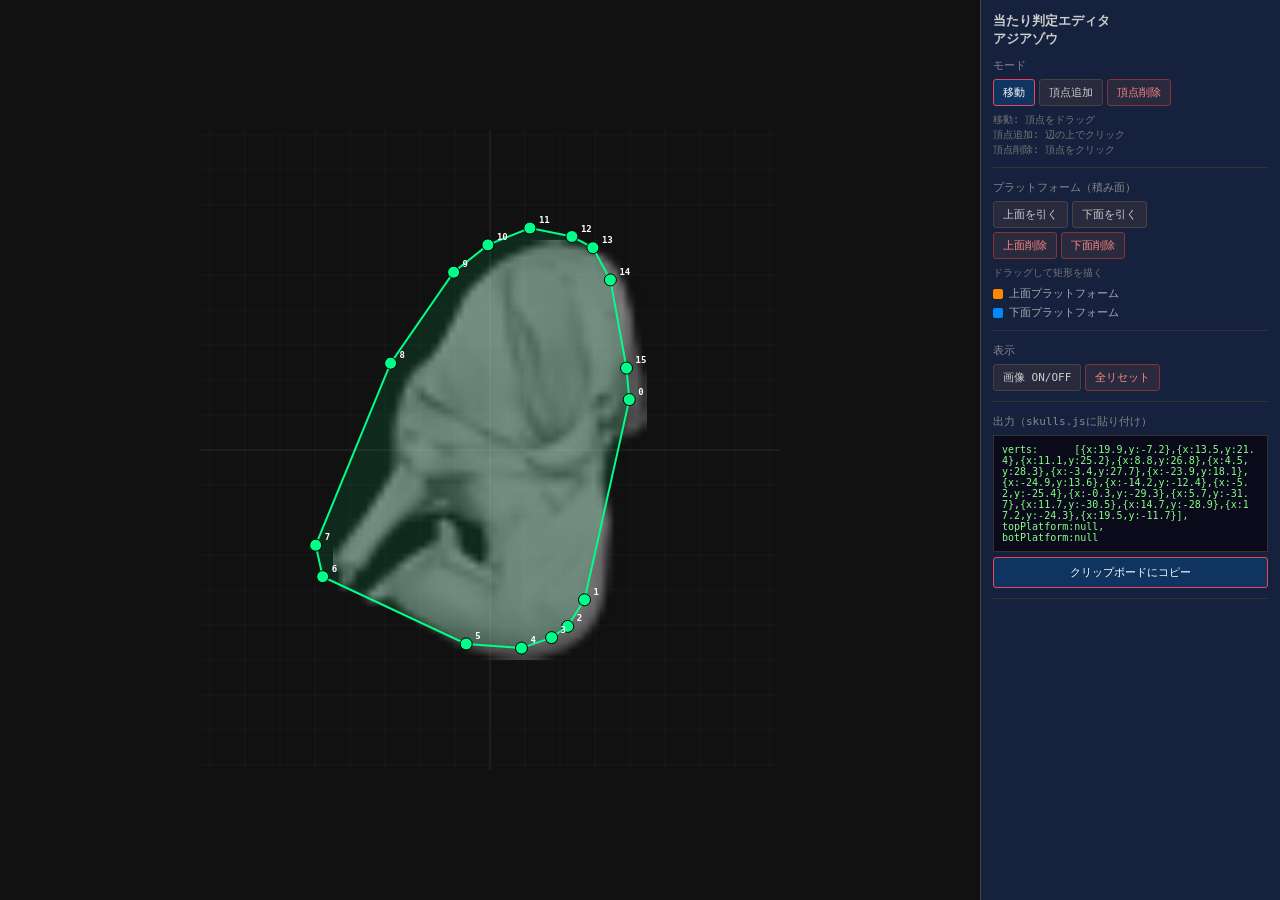
<file: tools/hitbox-editor-zou.html>
<!DOCTYPE html>
<html lang="ja">
<head>
<meta charset="UTF-8">
<title>当たり判定エディタ — アジアゾウ</title>
<style>
* { box-sizing: border-box; }
body { margin: 0; font-family: monospace; background: #1a1a2e; color: #eee; display: flex; height: 100vh; overflow: hidden; }
#left { flex: 1; display: flex; align-items: center; justify-content: center; background: #111; }
canvas { cursor: crosshair; }
#right { width: 300px; padding: 12px; overflow-y: auto; background: #16213e; border-left: 1px solid #444; font-size: 12px; }
h2 { margin: 0 0 10px; font-size: 13px; color: #ccc; }
.section { margin-bottom: 12px; border-bottom: 1px solid #333; padding-bottom: 10px; }
.section-title { font-size: 11px; color: #888; margin-bottom: 6px; }
.btn-row { display: flex; flex-wrap: wrap; gap: 4px; }
.btn {
  padding: 5px 9px; background: #2a2a3e; color: #ccc;
  border: 1px solid #444; cursor: pointer; font-size: 11px;
  border-radius: 3px; font-family: monospace;
}
.btn:hover { background: #3a3a5e; }
.btn.active { background: #0f3460; border-color: #e94560; color: #fff; }
.btn.danger { border-color: #833; color: #f88; }
.btn.danger:hover { background: #400; }
#output {
  background: #0a0a1a; padding: 8px; font-size: 10px;
  white-space: pre-wrap; word-break: break-all;
  border: 1px solid #333; margin-top: 6px;
  max-height: 250px; overflow-y: auto; color: #8f8;
}
#copy-btn {
  display: block; width: 100%; margin-top: 5px; padding: 7px;
  background: #0f3460; color: white; border: 1px solid #e94560;
  cursor: pointer; font-size: 11px; border-radius: 3px; font-family: monospace;
}
#copy-btn:hover { background: #1a4a80; }
.legend { display: flex; flex-direction: column; gap: 4px; margin-top: 6px; }
.legend-item { display: flex; align-items: center; gap: 6px; font-size: 11px; color: #aaa; }
.legend-dot { width: 10px; height: 10px; border-radius: 2px; flex-shrink: 0; }
.info-box { font-size: 10px; color: #777; margin-top: 6px; line-height: 1.5; }
</style>
</head>
<body>

<div id="left">
  <canvas id="canvas" width="580" height="640"></canvas>
</div>

<div id="right">
  <h2>当たり判定エディタ<br>アジアゾウ</h2>

  <div class="section">
    <div class="section-title">モード</div>
    <div class="btn-row">
      <button class="btn active" id="btn-move" onclick="setMode('move')">移動</button>
      <button class="btn" id="btn-add"  onclick="setMode('add')">頂点追加</button>
      <button class="btn danger" id="btn-del" onclick="setMode('del')">頂点削除</button>
    </div>
    <div class="info-box">
      移動: 頂点をドラッグ<br>
      頂点追加: 辺の上でクリック<br>
      頂点削除: 頂点をクリック
    </div>
  </div>

  <div class="section">
    <div class="section-title">プラットフォーム（積み面）</div>
    <div class="btn-row">
      <button class="btn" id="btn-top" onclick="setMode('top')">上面を引く</button>
      <button class="btn" id="btn-bot" onclick="setMode('bot')">下面を引く</button>
    </div>
    <div class="btn-row" style="margin-top:4px;">
      <button class="btn danger" onclick="clearPlatform('top')">上面削除</button>
      <button class="btn danger" onclick="clearPlatform('bot')">下面削除</button>
    </div>
    <div class="info-box">ドラッグして矩形を描く</div>
    <div class="legend">
      <div class="legend-item"><div class="legend-dot" style="background:#ff8800;"></div>上面プラットフォーム</div>
      <div class="legend-item"><div class="legend-dot" style="background:#0088ff;"></div>下面プラットフォーム</div>
    </div>
  </div>

  <div class="section">
    <div class="section-title">表示</div>
    <div class="btn-row">
      <button class="btn" onclick="toggleImage()">画像 ON/OFF</button>
      <button class="btn danger" onclick="resetAll()">全リセット</button>
    </div>
  </div>

  <div class="section">
    <div class="section-title">出力（skulls.jsに貼り付け）</div>
    <div id="output"></div>
    <button id="copy-btn" onclick="copyOutput()">クリップボードにコピー</button>
  </div>
</div>

<script>
// ── データ ──────────────────────────────────────────────
const ZOU_IMG = "[data-uri]";

const RW = 44.8, RH = 60.0;

const INIT_VERTS = [
  {x:19.9,y:-7.2},{x:13.5,y:21.4},{x:11.1,y:25.2},{x:8.8,y:26.8},
  {x:4.5,y:28.3},{x:-3.4,y:27.7},{x:-23.9,y:18.1},{x:-24.9,y:13.6},
  {x:-14.2,y:-12.4},{x:-5.2,y:-25.4},{x:-0.3,y:-29.3},{x:5.7,y:-31.7},
  {x:11.7,y:-30.5},{x:14.7,y:-28.9},{x:17.2,y:-24.3},{x:19.5,y:-11.7}
];

// ── 状態 ────────────────────────────────────────────────
const canvas = document.getElementById('canvas');
const ctx = canvas.getContext('2d');
const SCALE = 7;
const CX = canvas.width / 2;
const CY = canvas.height / 2;

let verts = INIT_VERTS.map(v => ({...v}));
let topPlat = null, botPlat = null;
let mode = 'move';
let dragIdx = -1;
let showImage = true;
let isDragging = false;
let dragStart = null;
let platDraft = null;

const img = new Image();
img.onload = () => draw();

// 実際のゾウ画像をsrc/images.jsから動的に取得するため
// このファイルと同ディレクトリにimages.jsが無い場合はフォールバック描画
fetch('../src/images.js')
  .then(r => r.text())
  .then(src => {
    const m = src.match(/zou:\s*"(data:image\/png;base64,[^"]+)"/);
    if (m) img.src = m[1];
    else { img.src = ZOU_IMG; } // fallback
  })
  .catch(() => { img.src = ZOU_IMG; });

// ── 座標変換 ─────────────────────────────────────────────
function toCanvas(v) { return { x: CX + v.x * SCALE, y: CY + v.y * SCALE }; }
function toVert(c)   { return { x: (c.x - CX) / SCALE, y: (c.y - CY) / SCALE }; }
function snap(n)     { return Math.round(n * 10) / 10; }
function snapV(v)    { return { x: snap(v.x), y: snap(v.y) }; }

// ── 描画 ─────────────────────────────────────────────────
function draw() {
  ctx.clearRect(0, 0, canvas.width, canvas.height);

  // グリッド
  ctx.lineWidth = 0.5;
  for (let x = CX % (SCALE*5); x < canvas.width; x += SCALE*5) {
    ctx.strokeStyle = x === Math.round(CX) ? '#444' : '#222';
    ctx.beginPath(); ctx.moveTo(x, 0); ctx.lineTo(x, canvas.height); ctx.stroke();
  }
  for (let y = CY % (SCALE*5); y < canvas.height; y += SCALE*5) {
    ctx.strokeStyle = y === Math.round(CY) ? '#444' : '#222';
    ctx.beginPath(); ctx.moveTo(0, y); ctx.lineTo(canvas.width, y); ctx.stroke();
  }

  // 画像
  if (showImage && img.complete && img.naturalWidth > 0) {
    ctx.globalAlpha = 0.55;
    ctx.drawImage(img,
      CX - RW/2 * SCALE, CY - RH/2 * SCALE,
      RW * SCALE, RH * SCALE
    );
    ctx.globalAlpha = 1;
  }

  // メイン多角形
  ctx.beginPath();
  verts.forEach((v, i) => {
    const c = toCanvas(v);
    i === 0 ? ctx.moveTo(c.x, c.y) : ctx.lineTo(c.x, c.y);
  });
  ctx.closePath();
  ctx.fillStyle = 'rgba(0,255,136,0.1)';
  ctx.fill();
  ctx.strokeStyle = '#00ff88';
  ctx.lineWidth = 2;
  ctx.stroke();

  // 辺のホバーヒント（add モード時）
  if (mode === 'add') {
    verts.forEach((v, i) => {
      const next = verts[(i+1) % verts.length];
      const a = toCanvas(v), b = toCanvas(next);
      const mx = (a.x + b.x)/2, my = (a.y + b.y)/2;
      ctx.beginPath();
      ctx.arc(mx, my, 4, 0, Math.PI*2);
      ctx.fillStyle = 'rgba(255,255,0,0.5)';
      ctx.fill();
    });
  }

  // 頂点
  verts.forEach((v, i) => {
    const c = toCanvas(v);
    ctx.beginPath();
    ctx.arc(c.x, c.y, dragIdx === i ? 8 : 6, 0, Math.PI*2);
    ctx.fillStyle = dragIdx === i ? '#ffe000' : (mode === 'del' ? '#ff4444' : '#00ff88');
    ctx.fill();
    ctx.strokeStyle = '#000';
    ctx.lineWidth = 1;
    ctx.stroke();
    ctx.fillStyle = '#fff';
    ctx.font = 'bold 9px monospace';
    ctx.fillText(i, c.x + 9, c.y - 5);
  });

  // プラットフォーム
  drawPlat(topPlat, '#ff8800');
  drawPlat(botPlat, '#0088ff');
  drawPlat(platDraft, '#ffff00');

  updateOutput();
}

function drawPlat(p, color) {
  if (!p) return;
  const cx = CX + p.x * SCALE;
  const cy = CY + p.y * SCALE;
  const pw = p.w * SCALE;
  const ph = Math.max(p.h * SCALE, 2);
  ctx.fillStyle = color + '33';
  ctx.fillRect(cx - pw/2, cy - ph/2, pw, ph);
  ctx.strokeStyle = color;
  ctx.lineWidth = 2;
  ctx.strokeRect(cx - pw/2, cy - ph/2, pw, ph);
  ctx.fillStyle = color;
  ctx.font = '10px monospace';
  ctx.fillText(`w:${p.w} h:${p.h}`, cx - pw/2 + 2, cy - ph/2 - 3);
}

// ── ヒットテスト ─────────────────────────────────────────
function hitVert(mx, my) {
  for (let i = 0; i < verts.length; i++) {
    const c = toCanvas(verts[i]);
    if ((mx-c.x)**2 + (my-c.y)**2 < 100) return i;
  }
  return -1;
}

function nearEdge(mx, my) {
  let best = -1, bestD = 12;
  verts.forEach((v, i) => {
    const nv = verts[(i+1) % verts.length];
    const a = toCanvas(v), b = toCanvas(nv);
    const dx = b.x-a.x, dy = b.y-a.y;
    const len2 = dx*dx + dy*dy;
    if (!len2) return;
    const t = Math.max(0, Math.min(1, ((mx-a.x)*dx + (my-a.y)*dy) / len2));
    const d = Math.hypot(a.x+t*dx - mx, a.y+t*dy - my);
    if (d < bestD) { bestD = d; best = i; }
  });
  return best;
}

// ── マウスイベント ───────────────────────────────────────
function getPos(e) {
  const r = canvas.getBoundingClientRect();
  return { x: e.clientX - r.left, y: e.clientY - r.top };
}

canvas.addEventListener('mousedown', e => {
  const {x, y} = getPos(e);
  if (mode === 'move') {
    dragIdx = hitVert(x, y);
    if (dragIdx >= 0) isDragging = true;
  } else if (mode === 'add') {
    const edge = nearEdge(x, y);
    if (edge >= 0) {
      verts.splice(edge+1, 0, snapV(toVert({x, y})));
      draw();
    }
  } else if (mode === 'del') {
    const idx = hitVert(x, y);
    if (idx >= 0 && verts.length > 3) { verts.splice(idx, 1); draw(); }
  } else if (mode === 'top' || mode === 'bot') {
    isDragging = true;
    dragStart = {x, y};
  }
});

canvas.addEventListener('mousemove', e => {
  if (!isDragging) return;
  const {x, y} = getPos(e);
  if (mode === 'move' && dragIdx >= 0) {
    verts[dragIdx] = snapV(toVert({x, y}));
  } else if ((mode === 'top' || mode === 'bot') && dragStart) {
    const v1 = toVert(dragStart), v2 = toVert({x, y});
    platDraft = {
      x: snap((v1.x + v2.x) / 2),
      y: snap((v1.y + v2.y) / 2),
      w: snap(Math.abs(v2.x - v1.x)),
      h: snap(Math.abs(v2.y - v1.y))
    };
  }
  draw();
});

canvas.addEventListener('mouseup', () => {
  if (platDraft) {
    if (mode === 'top') topPlat = platDraft;
    else if (mode === 'bot') botPlat = platDraft;
    platDraft = null;
  }
  isDragging = false;
  dragIdx = -1;
  dragStart = null;
  draw();
});

// ── UI ───────────────────────────────────────────────────
function setMode(m) {
  mode = m;
  document.querySelectorAll('.btn[id^="btn-"]').forEach(b => b.classList.remove('active'));
  const el = document.getElementById('btn-' + m);
  if (el) el.classList.add('active');
  draw();
}

function clearPlatform(which) {
  if (which === 'top') topPlat = null;
  else botPlat = null;
  draw();
}

function toggleImage() { showImage = !showImage; draw(); }

function resetAll() {
  if (!confirm('全リセットしますか？')) return;
  verts = INIT_VERTS.map(v => ({...v}));
  topPlat = null; botPlat = null; platDraft = null;
  draw();
}

// ── 出力 ─────────────────────────────────────────────────
function buildOutput() {
  const vStr = 'verts:      [' + verts.map(v => `{x:${v.x},y:${v.y}}`).join(',') + ']';
  const tStr = topPlat
    ? `topPlatform:{x:${topPlat.x},y:${topPlat.y},w:${topPlat.w},h:${topPlat.h}}`
    : 'topPlatform:null';
  const bStr = botPlat
    ? `botPlatform:{x:${botPlat.x},y:${botPlat.y},w:${botPlat.w},h:${botPlat.h}}`
    : 'botPlatform:null';
  return [vStr, tStr, bStr].join(',\n');
}

function updateOutput() {
  document.getElementById('output').textContent = buildOutput();
}

function copyOutput() {
  navigator.clipboard.writeText(buildOutput()).then(() => {
    const btn = document.getElementById('copy-btn');
    btn.textContent = 'コピーしました！';
    setTimeout(() => { btn.textContent = 'クリップボードにコピー'; }, 1500);
  });
}

draw();
</script>
</body>
</html>
</file>
